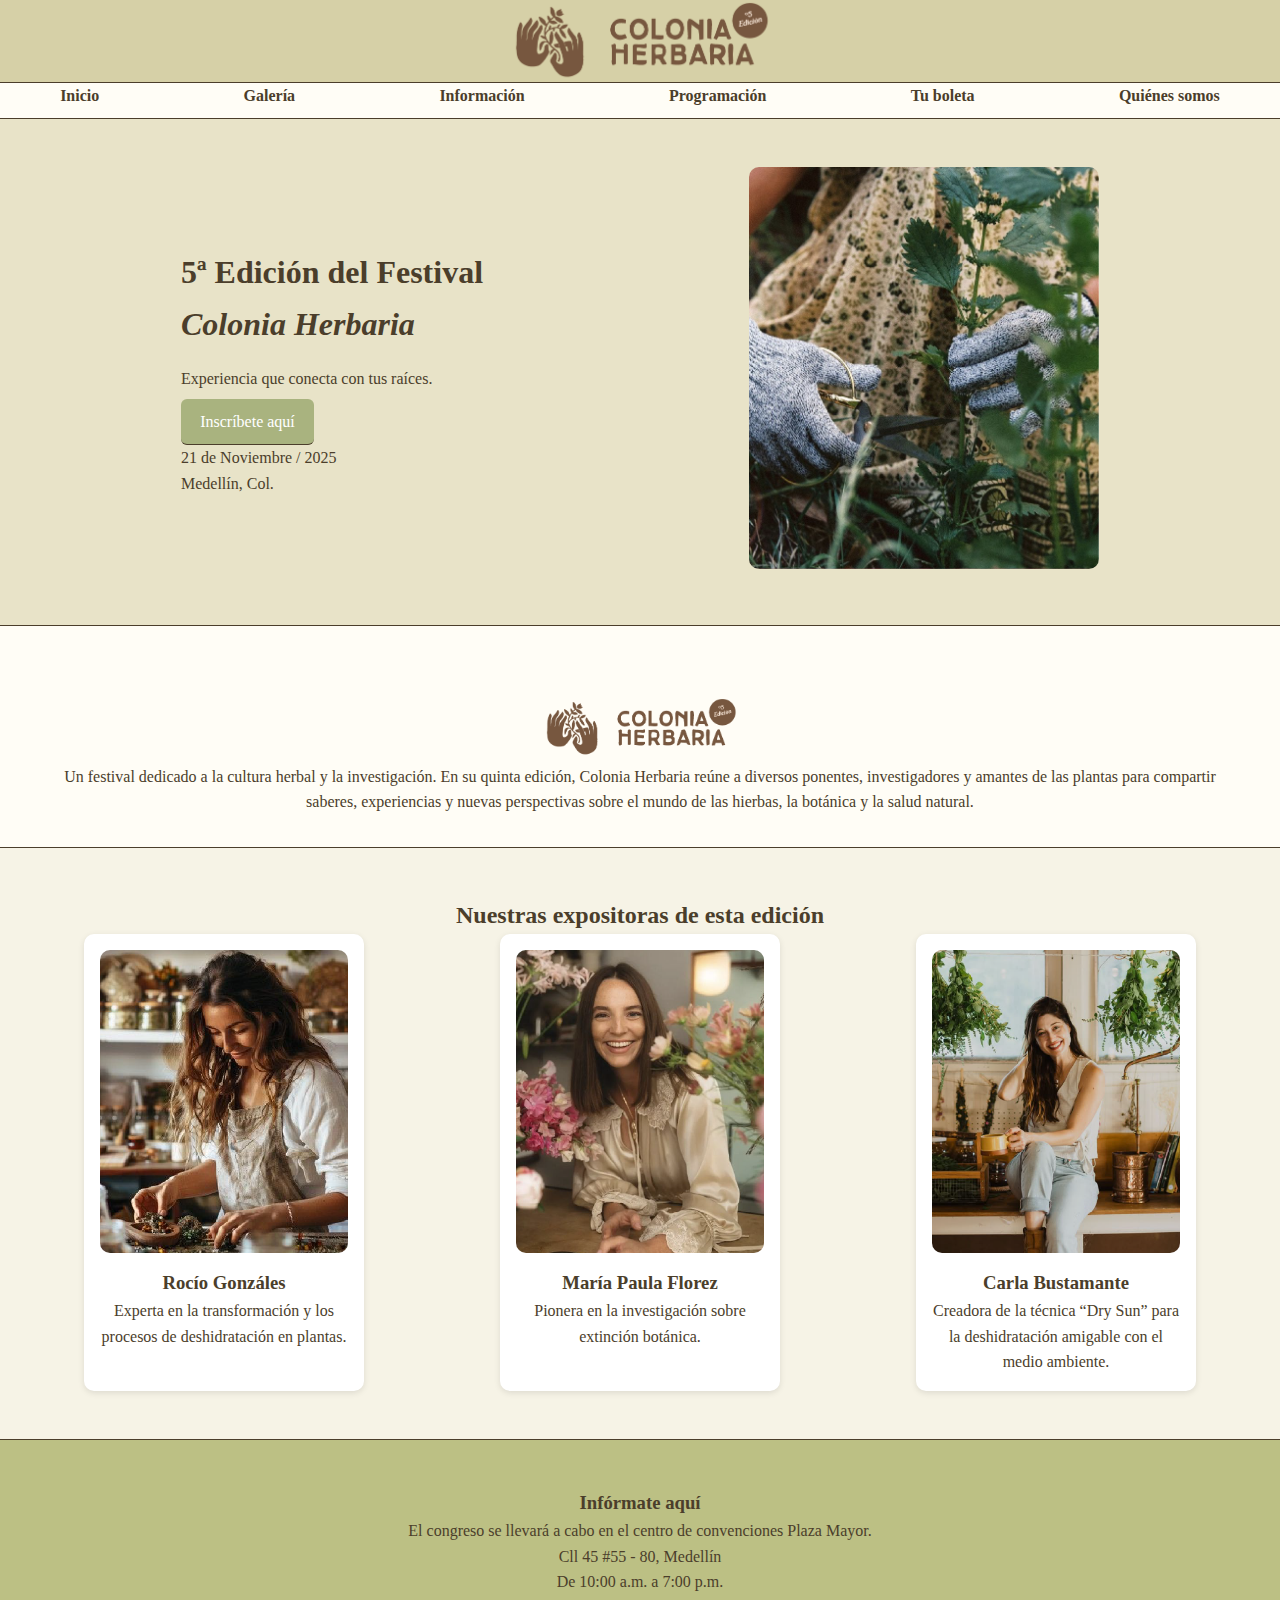
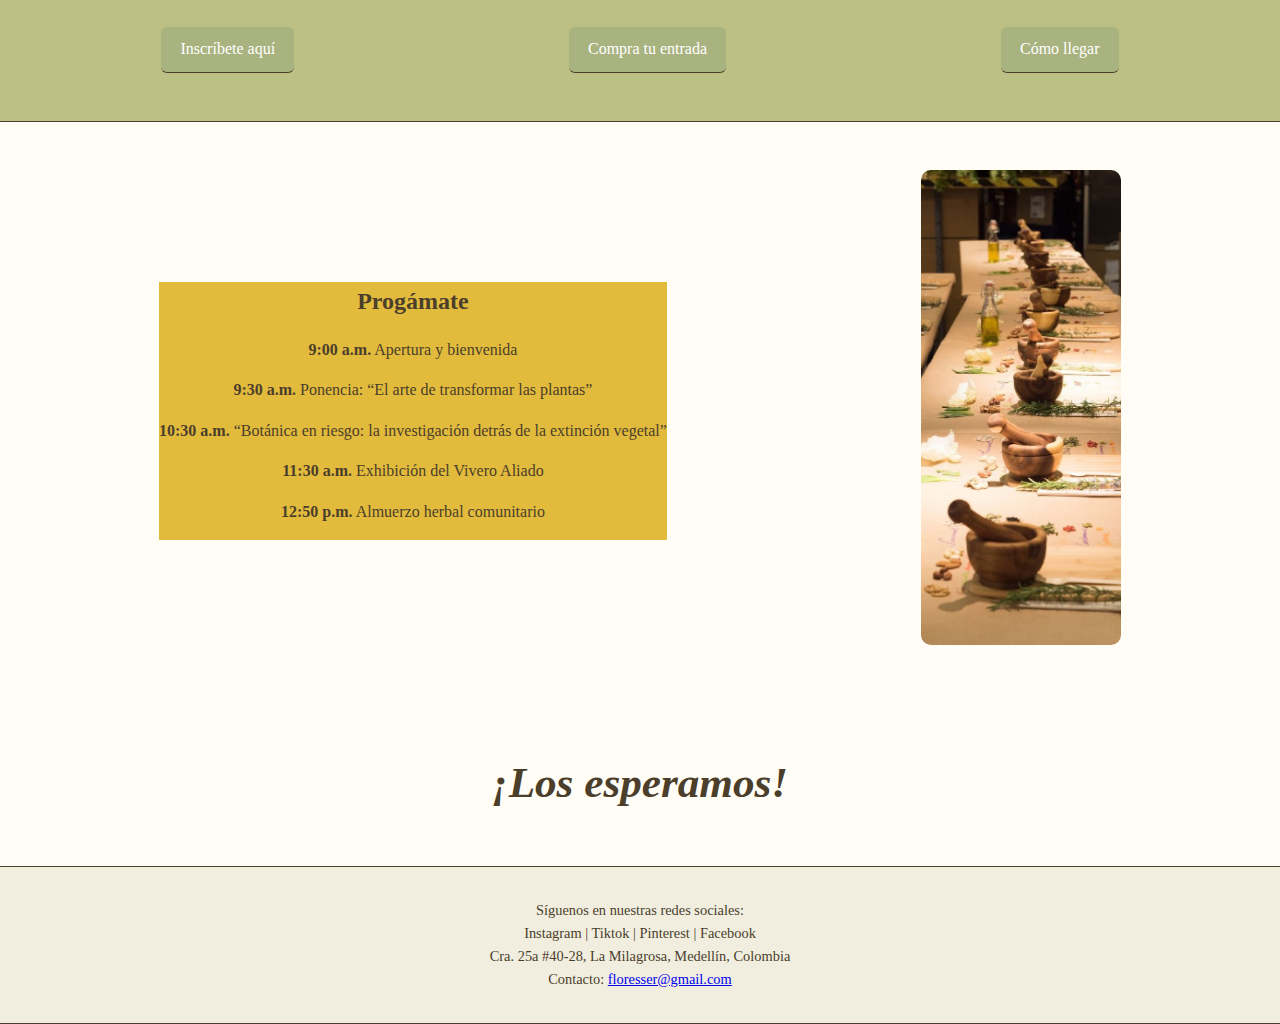
<file: index.html>
<!DOCTYPE html>
<html lang="es">

<head>
  <meta charset="UTF-8">
  <meta name="viewport" content="width=device-width, initial-scale=1.0">
  <title>Festival Colonia Herbaria</title>
  <link rel="stylesheet" href="css/estilo.css">
</head>
<div class="todo">
<body>
  <header>
    <div class="logo">
      <img src="imag/tarea_ciberlenguajes.png" alt="Colonia Herbaria">
    </div>
  </header>
  </div>

  <nav class="mainmenu">
    <ul>
      <li><a href="index.html">Inicio</a></li>
      <li><a href="galeria.html">Galería</a></li>
      <li><a href="#">Información</a></li>
      <li><a href="#">Programación</a></li>
      <li><a href="#">Tu boleta</a></li>
      <li><a href="#">Quiénes somos</a></li>
    </ul>
  </nav>

  <section class="hero">
    <div class="hero-text">
      <h2>5ª Edición del Festival <br><span>Colonia Herbaria</span></h2>
      <p>Experiencia que conecta con tus raíces.</p>
      <a href="#" class="btn">Inscríbete aquí</a>
      <p class="fecha">21 de Noviembre / 2025<br>Medellín, Col.</p>
    </div>
    <div class="hero-img">
      <img src="imag/tarea_ciberlenguajes-04.png" alt="Festival herbal">
    </div>
  </section>
  <section class="descripcion">
    <img src="imag/tarea_ciberlenguajes.png" alt="Logo Colonia Herbaria" class="mini-logo">
    <p>
      Un festival dedicado a la cultura herbal y la investigación.
      En su quinta edición, Colonia Herbaria reúne a diversos ponentes, investigadores y amantes de las plantas para
      compartir saberes, experiencias y nuevas perspectivas sobre el mundo de las hierbas, la botánica y la salud
      natural.
    </p>
  </section>
  <section class="expositoras">
    <h2>Nuestras expositoras de esta edición</h2>
    <div class="cards">
      <div class="card">
        <img src="imag/tarea_ciberlenguajes-05.png" alt="Rocío Gonzáles">
        <h3>Rocío Gonzáles</h3>
        <p>Experta en la transformación y los procesos de deshidratación en plantas.</p>
      </div>
      <div class="card">
        <img src="imag/tarea_ciberlenguajes-06.png" alt="María Paula Florez">
        <h3>María Paula Florez</h3>
        <p>Pionera en la investigación sobre extinción botánica.</p>
      </div>
      <div class="card">
        <img src="imag/tarea_ciberlenguajes-07.png" alt="Carla Bustamante">
        <h3>Carla Bustamante</h3>
        <p>Creadora de la técnica “Dry Sun” para la deshidratación amigable con el medio ambiente.</p>
      </div>
    </div>
  </section>
 
  <section class="info">
    <div class="info-box">
      <h3>Infórmate aquí</h3>
      <p>El congreso se llevará a cabo en el centro de convenciones Plaza Mayor.</p>
      <p>Cll 45 #55 - 80, Medellín</p>
      <p>De 10:00 a.m. a 7:00 p.m.</p>
    </div>
    <div class="botones">
      <a href="#" class="btn">Inscríbete aquí</a>
      <a href="#" class="btn">Compra tu entrada</a>
      <a href="#" class="btn">Cómo llegar</a>
    </div>
  </section>
  <section class="programacion">
    <div class="texto">
      <h2>Progámate</h2>
      <ul>
        <li><strong>9:00 a.m.</strong> Apertura y bienvenida</li>
        <li><strong>9:30 a.m.</strong> Ponencia: “El arte de transformar las plantas”</li>
        <li><strong>10:30 a.m.</strong> “Botánica en riesgo: la investigación detrás de la extinción vegetal”</li>
        <li><strong>11:30 a.m.</strong> Exhibición del Vivero Aliado</li>
        <li><strong>12:50 p.m.</strong> Almuerzo herbal comunitario</li>
      </ul>
    </div>
    <div class="program-img">
      <img src="imag/tarea_ciberlenguajes-13.png" alt="Taller herbal" width="7%" height="17%">
    </div>
  </section>
  <section class="final">
    <h2>¡Los esperamos!</h2>
  </section>
  <footer>
    <div class="footer-info">
      <p>Síguenos en nuestras redes sociales:</p>
      <div class="redes">
        <a href="#">Instagram</a> |
        <a href="#">Tiktok</a> |
        <a href="#">Pinterest</a> |
        <a href="#">Facebook</a>
      </div>
      <p>Cra. 25a #40-28, La Milagrosa, Medellín, Colombia</p>
      <p>Contacto: <a href="mailto:floresser@gmail.com">floresser@gmail.com</a></p>
    </div>
  </footer>
</body>
</div>
</html>
</file>
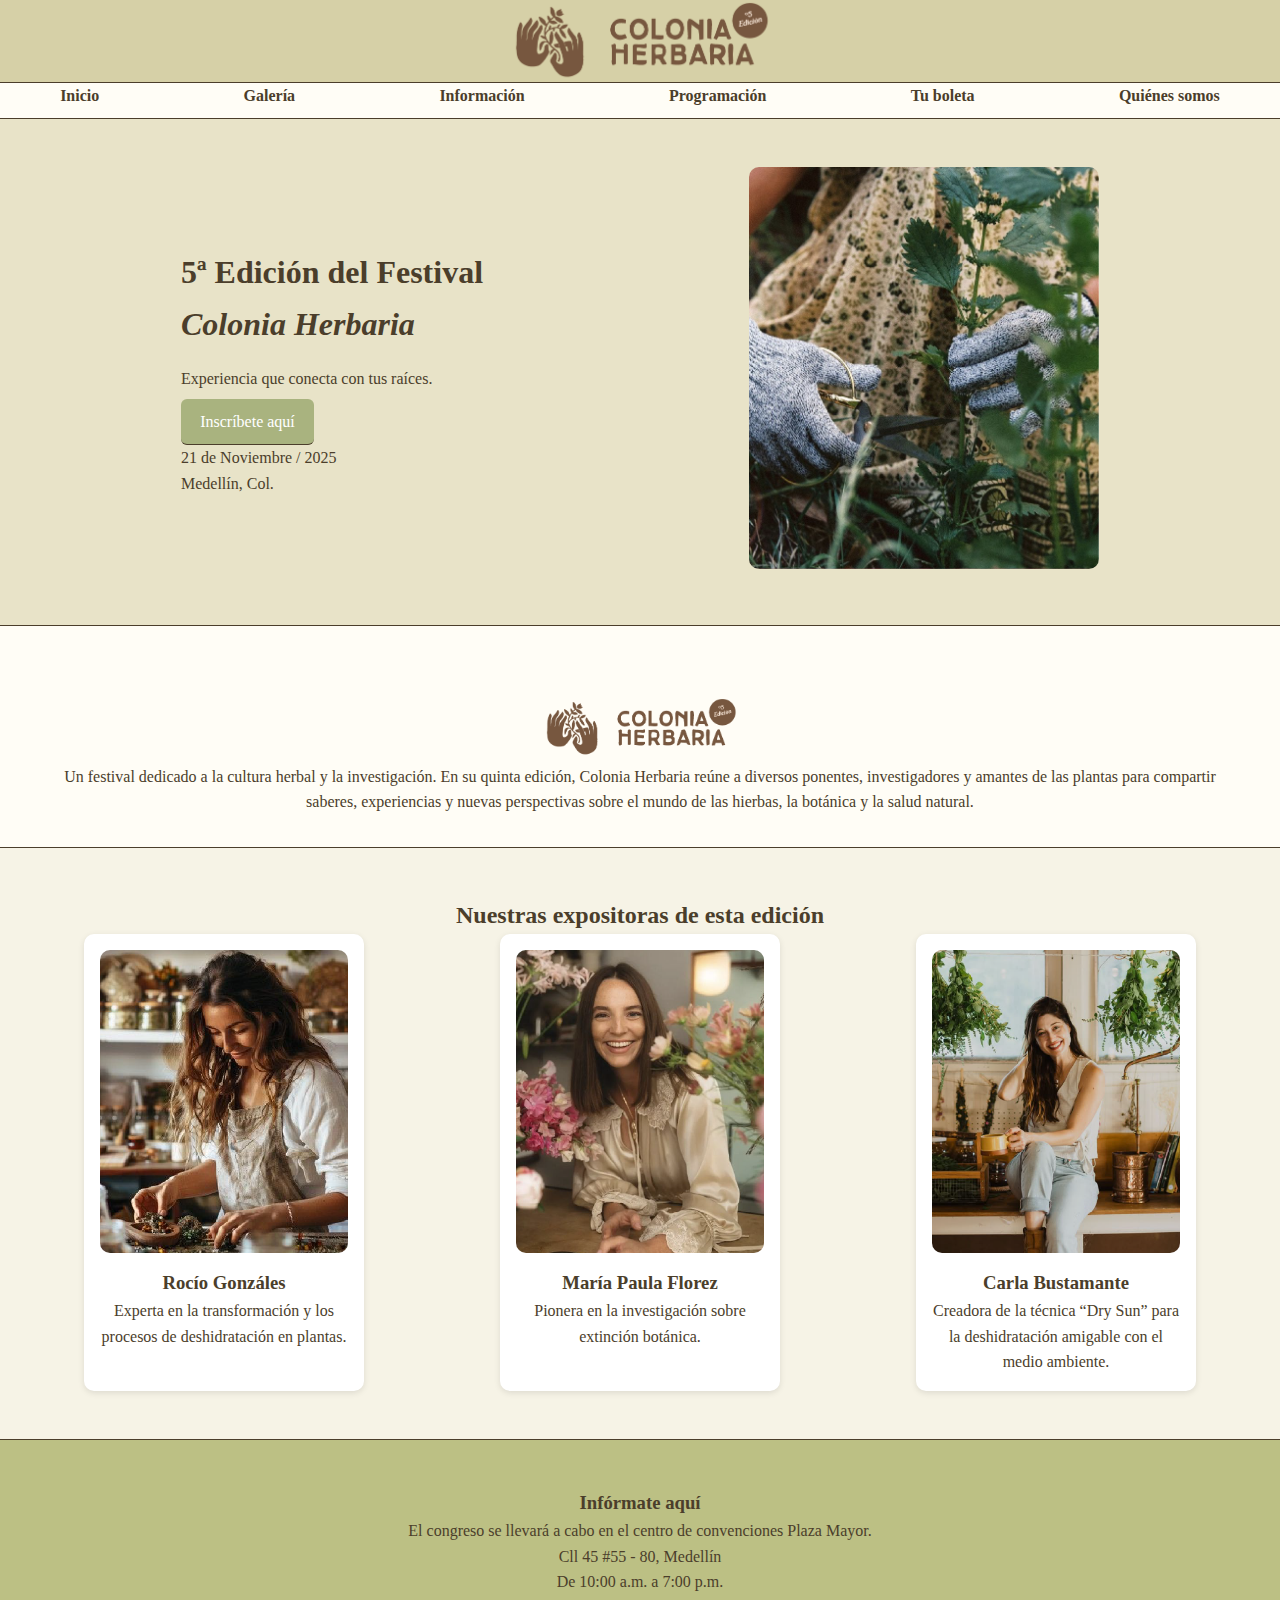
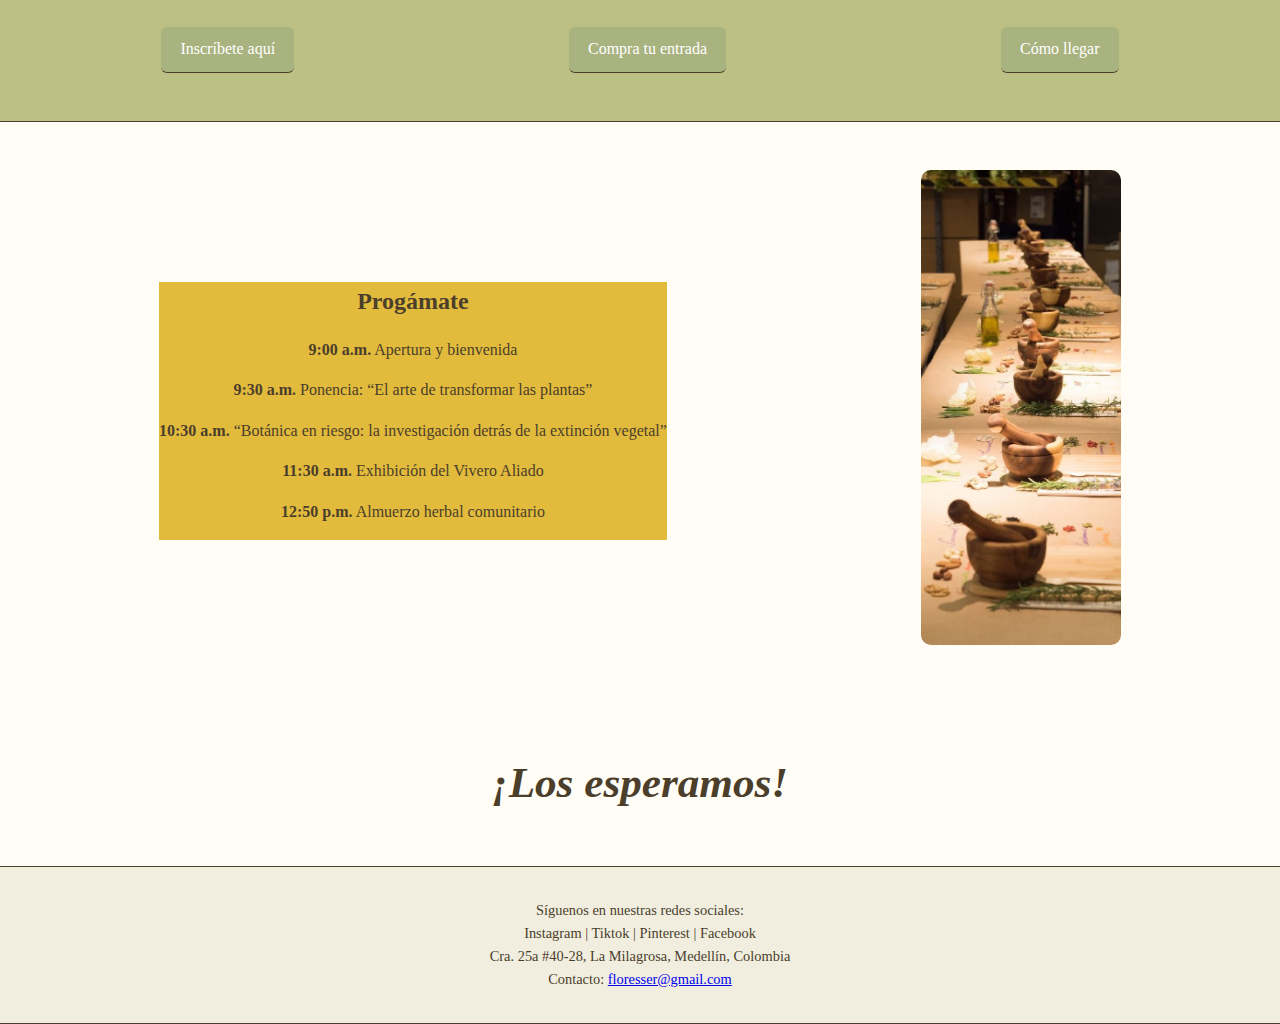
<file: colonia herbaria.html>
<!DOCTYPE html>
<html lang="es">

<head>
  <meta charset="UTF-8">
  <meta name="viewport" content="width=device-width, initial-scale=1.0">
  <title>Festival Colonia Herbaria</title>
  <link rel="stylesheet" href="css/estilo.css">
</head>

<body>
  <header>
    <div class="logo">
      <img src="imag/tarea_ciberlenguajes.png" alt="Colonia Herbaria">
    </div>
  </header>
  </div>

  <nav class="mainmenu">
    <ul>
      <li><a href="#">Inicio</a></li>
      <li><a href="#">Galería</a></li>
      <li><a href="#">Información</a></li>
      <li><a href="#">Programación</a></li>
      <li><a href="#">Tu boleta</a></li>
      <li><a href="#">Quiénes somos</a></li>
    </ul>
  </nav>

  <section class="hero">
    <div class="hero-text">
      <h2>5ª Edición del Festival <br><span>Colonia Herbaria</span></h2>
      <p>Experiencia que conecta con tus raíces.</p>
      <a href="#" class="btn">Inscríbete aquí</a>
      <p class="fecha">21 de Noviembre / 2025<br>Medellín, Col.</p>
    </div>
    <div class="hero-img">
      <img src="imag/tarea_ciberlenguajes-04.png" alt="Festival herbal">
    </div>
  </section>
  <section class="descripcion">
    <img src="imag/tarea_ciberlenguajes.png" alt="Logo Colonia Herbaria" class="mini-logo">
    <p>
      Un festival dedicado a la cultura herbal y la investigación.
      En su quinta edición, Colonia Herbaria reúne a diversos ponentes, investigadores y amantes de las plantas para
      compartir saberes, experiencias y nuevas perspectivas sobre el mundo de las hierbas, la botánica y la salud
      natural.
    </p>
  </section>
  <section class="expositoras">
    <h2>Nuestras expositoras de esta edición</h2>
    <div class="cards">
      <div class="card">
        <img src="imag/tarea_ciberlenguajes-05.png" alt="Rocío Gonzáles">
        <h3>Rocío Gonzáles</h3>
        <p>Experta en la transformación y los procesos de deshidratación en plantas.</p>
      </div>
      <div class="card">
        <img src="imag/tarea_ciberlenguajes-06.png" alt="María Paula Florez">
        <h3>María Paula Florez</h3>
        <p>Pionera en la investigación sobre extinción botánica.</p>
      </div>
      <div class="card">
        <img src="imag/tarea_ciberlenguajes-07.png" alt="Carla Bustamante">
        <h3>Carla Bustamante</h3>
        <p>Creadora de la técnica “Dry Sun” para la deshidratación amigable con el medio ambiente.</p>
      </div>
    </div>
  </section>
 
  <section class="info">
    <div class="info-box">
      <h3>Infórmate aquí</h3>
      <p>El congreso se llevará a cabo en el centro de convenciones Plaza Mayor.</p>
      <p>Cll 45 #55 - 80, Medellín</p>
      <p>De 10:00 a.m. a 7:00 p.m.</p>
    </div>
    <div class="botones">
      <a href="#" class="btn">Inscríbete aquí</a>
      <a href="#" class="btn">Compra tu entrada</a>
      <a href="#" class="btn">Cómo llegar</a>
    </div>
  </section>
  <section class="programacion">
    <div class="texto">
      <h2>Progámate</h2>
      <ul>
        <li><strong>9:00 a.m.</strong> Apertura y bienvenida</li>
        <li><strong>9:30 a.m.</strong> Ponencia: “El arte de transformar las plantas”</li>
        <li><strong>10:30 a.m.</strong> “Botánica en riesgo: la investigación detrás de la extinción vegetal”</li>
        <li><strong>11:30 a.m.</strong> Exhibición del Vivero Aliado</li>
        <li><strong>12:50 p.m.</strong> Almuerzo herbal comunitario</li>
      </ul>
    </div>
    <div class="program-img">
      <img src="imag/tarea_ciberlenguajes-13.png" alt="Taller herbal">
    </div>
  </section>
  <section class="final">
    <h2>¡Los esperamos!</h2>
  </section>
  <footer>
    <div class="footer-info">
      <p>Síguenos en nuestras redes sociales:</p>
      <div class="redes">
        <a href="#">Instagram</a> |
        <a href="#">Tiktok</a> |
        <a href="#">Pinterest</a> |
        <a href="#">Facebook</a>
      </div>
      <p>Cra. 25a #40-28, La Milagrosa, Medellín, Colombia</p>
      <p>Contacto: <a href="mailto:floresser@gmail.com">floresser@gmail.com</a></p>
    </div>
  </footer>
</body>

</html>
</file>
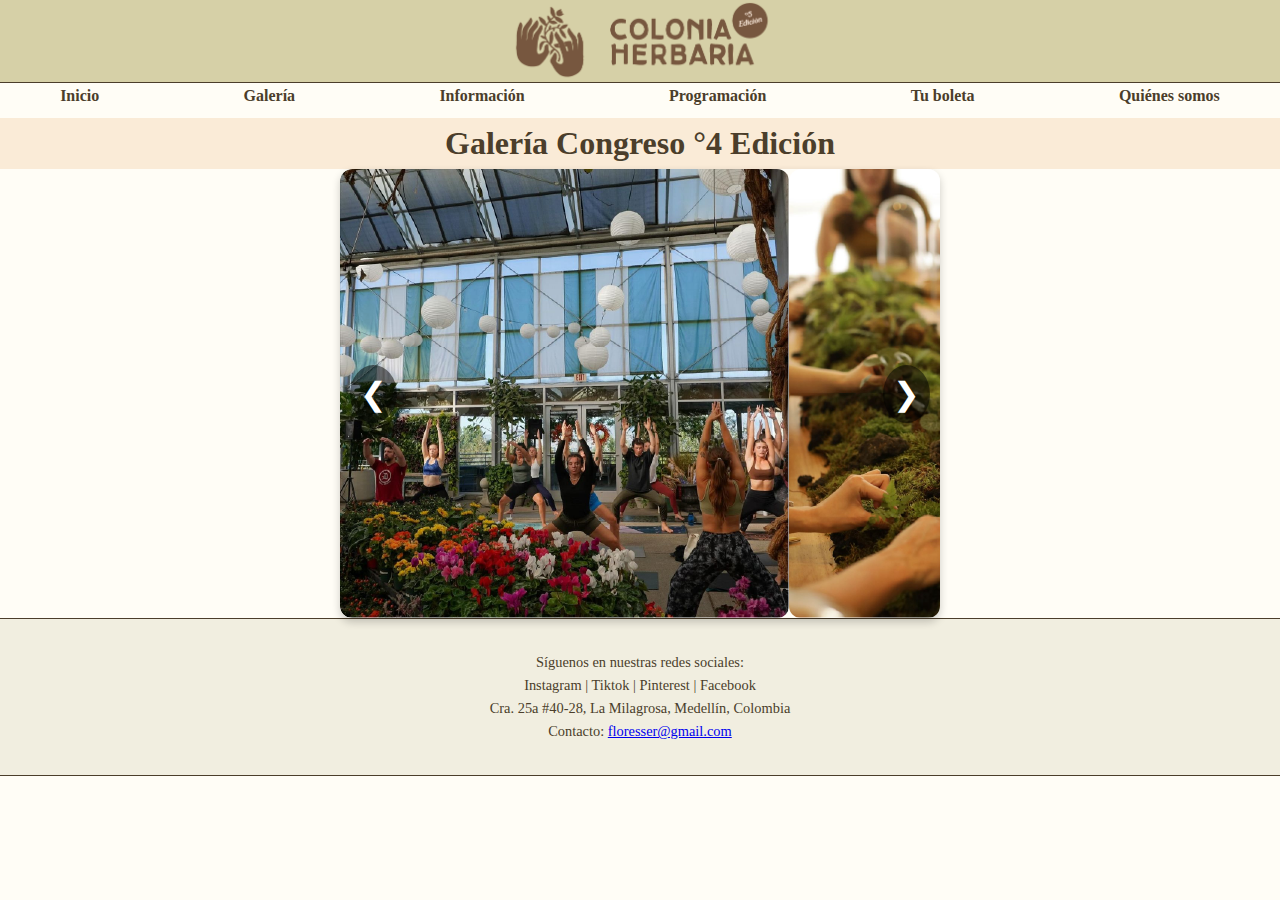
<file: galeria.html>
<!DOCTYPE html>
<html lang="es">

<head>
  <meta charset="UTF-8">
  <meta name="viewport" content="width=device-width, initial-scale=1.0">
  <title>Festival Colonia Herbaria</title>
  <link rel="stylesheet" href="css/est.css">
</head>
<div class="todo">
<body>
  <header>
    <div class="logo">
      <img src="imag/tarea_ciberlenguajes.png" alt="Colonia Herbaria">
    </div>
  </header>
  </div>

  <nav class="mainmenu">
    <ul>
      <li><a href="index.html">Inicio</a></li>
      <li><a href="galeria.html">Galería</a></li>
      <li><a href="#">Información</a></li>
      <li><a href="#">Programación</a></li>
      <li><a href="#">Tu boleta</a></li>
      <li><a href="#">Quiénes somos</a></li>
    </ul>
  </nav>

  <section class="hero">
    <h1>Galería Congreso °4 Edición</h1>
    <div class="carousel">
        <div class="slides">
          <img src="imag/tarea_ciberlenguajes-09.png" alt="Imagen 1">
          <img src="imag/tarea_ciberlenguajes-10.png" alt="Imagen 2">
          <img src="imag/tarea_ciberlenguajes-11.png" alt="Imagen 3">
          <img src="imag/tarea_ciberlenguajes-12.png" alt="Imagen 4">
        </div>
        <button class="btn prev">&#10094;</button>
        <button class="btn next">&#10095;</button>
      </div>
    
      <script src="java/java.js"></script>
  
  <footer>
    <div class="footer-info">
      <p>Síguenos en nuestras redes sociales:</p>
      <div class="redes">
        <a href="#">Instagram</a> |
        <a href="#">Tiktok</a> |
        <a href="#">Pinterest</a> |
        <a href="#">Facebook</a>
      </div>
      <p>Cra. 25a #40-28, La Milagrosa, Medellín, Colombia</p>
      <p>Contacto: <a href="mailto:floresser@gmail.com">floresser@gmail.com</a></p>
    </div>
  </footer>
</body>
</div>
</html>
</file>
<file: css/estilo.css>
* {
  margin: 0 auto;
  padding: 0;
  box-sizing: border-box;
}

body {
  font-family: 'Georgia', serif;
  color: #4b3e2b;
  background-color: #fffdf6;
  line-height: 1.6;
}
header {
  background-color: #d6d0a7;
  display: flex;
  justify-content: space-between;
  align-items: center;
  padding: 1rem 3rem;
  border-bottom: #4b3e2b solid 1px;
}

.logo{
  display: flex;
  height: 50px;
  align-content:center;
  gap: 20px;
  scale: 200%;
}

nav ul {
  display: flex;
  list-style: none;
  gap: 1.5rem;
  justify-content: space-between;
}

nav a {
  text-decoration: none;
  color: #4b3e2b;
  font-weight: 600;
}

nav a:hover {
  color: #6a5a3b;
}
.hero {
  display: flex;
  align-items: center;
  justify-content: space-between;
  background-color: #e8e3c8;
  padding: 3rem;
  flex-wrap: wrap;
  border-bottom: #4b3e2b solid 1px;
  border-top: #4b3e2b solid 1px;
}

.hero-text {
  max-width: 50%;
}

.hero-text h2 {
  font-size: 2rem;
  color: #4b3e2b;
  margin-bottom: 1rem;
}

.hero-text span {
  font-style: italic;
}

.btn {
  background-color: #a9b37f;
  color: white;
  padding: 0.6rem 1.2rem;
  border-radius: 6px;
  text-decoration: none;
  display: inline-block;
  margin-top: 0.5rem;
  border-bottom: #4b3e2b solid 1px;
}

.btn:hover {
  background-color: #8c9562;
}

.hero-img img {
  width: 350px;
  border-radius: 10px;
}

.descripcion {
  text-align: center;
  padding: 2rem 4rem;

}
.mini-logo{
  align-content:center;
  gap: 20px;
  scale: 300%;  
  margin: 5%;
  margin-bottom: 8%;
}

.mini-logo {
  width: 80px;
  margin-bottom: 1rem;
}

.expositoras {
  text-align: center;
  padding: 3rem 2rem;
  background-color: #f6f3e6;
  border-bottom: #4b3e2b solid 1px;
  border-top: #4b3e2b solid 1px;
}

.cards {
  display: flex;
  justify-content: center;
  gap: 2rem;
  flex-wrap: wrap;
}

.card {
  background-color: white;
  border-radius: 10px;
  width: 280px;
  padding: 1rem;
  box-shadow: 0 2px 6px rgba(0,0,0,0.1);
}

.card img {
  width: 100%;
  border-radius: 10px;
  margin-bottom: 0.5rem;
}

.info {
  text-align: center;
  padding: 3rem 2rem;
  background-color: #bcc084;
  border-bottom: #4b3e2b solid 1px;
}

.info-box {
  margin-bottom: 1.5rem;
}

.botones {
  display: flex;
  justify-content: center;
  gap: 1rem;
  flex-wrap: wrap;
}

.programacion {
  display: flex;
  justify-content:center;
  align-items: center;
  padding: 3rem 2rem;
  flex-wrap: wrap;
  
}

.texto {
  max-width: 50%;
  background-color: rgb(226, 187, 60);
  border: #4b3e2b 1px 1px;
}

.texto ul {
  margin-top: 1rem;
  list-style: none;
}

.texto li {
  margin-bottom: 15px;
}
.texto ul li{
  text-align: center;
}
.texto h2{
  text-align: center;
}

.program-img img {
  width: 200px;
  border-radius: 10px;
}
.final {
  text-align: center;
  padding: 3rem;
  font-size: 1.8rem;
  font-style: italic;
}
footer {
  background-color: #f1eee0;
  text-align: center;
  padding: 2rem 0;
  font-size: 0.9rem;
  border-bottom: #4b3e2b solid 1px;
  border-top: #4b3e2b solid 1px;
}

.redes a {
  text-decoration: none;
  color: #4b3e2b;
}

.redes a:hover {
  text-decoration: underline;
}

@media (min-width: 1200px) {
  .flex{
      display: flex;
      column-gap: 20px;
  }
  .wrap{
      flex-wrap: wrap;
  }
  nav{
      flex-grow: 4;
      height: 300px;
  }
  section{
      flex-grow: 8;
  }
  
  article{
     flex: 1 1 280px; 
  
  }
  
  }
  
  /* Extra large devices (large desktops, 1200px and up)*/
  @media (min-width: 1200px) {
      .noflex{
          display: block;
      }
      nav{
          height: 35px;
      }
      
  }
</file>
<file: css/est.css>
* {
    margin: 0 auto;
    padding: 0;
    box-sizing: border-box;
  }
    
  body {
    font-family: 'Georgia', serif;
    color: #4b3e2b;
    background-color: #fffdf6;
    line-height: 1.6;
  }
  header {
    background-color: #d6d0a7;
    display: flex;
    justify-content: space-between;
    align-items: center;
    padding: 1rem 3rem;
    border-bottom: #4b3e2b solid 1px;
  }
  
  .logo{
    display: flex;
    height: 50px;
    align-content:center;
    gap: 20px;
    scale: 200%;
  }
  
  nav ul {
    display: flex;
    list-style: none;
    gap: 1.5rem;
    justify-content: space-between;
  }
  
  nav a {
    text-decoration: none;
    color: #4b3e2b;
    font-weight: 600;
  }
  
  nav a:hover {
    color: #6a5a3b;
  }
h1{
    text-align: center;
    background-color: antiquewhite;
    border-color: #4b3e2b solid 1px;
}
.carousel {
    position: relative;
    width: 80%;
    max-width: 600px;
    overflow: hidden;
    border-radius: 12px;
    box-shadow: 0 4px 8px rgba(0,0,0,0.2);
  }
  
  .slides {
    display: flex;
    transition: transform 0.5s ease-in-out;
  }
  
  .slides img {
    width: 100%;
    border-radius: 12px;
  }
  
  .btn {
    position: absolute;
    top: 50%;
    transform: translateY(-50%);
    font-size: 2rem;
    background: rgba(0,0,0,0.5);
    color: white;
    border: none;
    padding: 10px;
    cursor: pointer;
    border-radius: 50%;
    user-select: none;
  }
  
  .btn:hover {
    background: rgba(0,0,0,0.8);
  }
  
  .prev {
    left: 10px;
  }
  
  .next {
    right: 10px;
  }
  footer {
    background-color: #f1eee0;
    text-align: center;
    padding: 2rem 0;
    font-size: 0.9rem;
    border-bottom: #4b3e2b solid 1px;
    border-top: #4b3e2b solid 1px;
  }
  
  .redes a {
    text-decoration: none;
    color: #4b3e2b;
  }
  
  .redes a:hover {
    text-decoration: underline;
  }
  @media (min-width: 1200px) {
    .flex{
        display: flex;
        column-gap: 20px;
    }
    .wrap{
        flex-wrap: wrap;
    }
    nav{
        flex-grow: 4;
        height: 300px;
    }
    section{
        flex-grow: 8;
    }
    
    article{
       flex: 1 1 280px; 
    
    }
    
    }
    
    /* Extra large devices (large desktops, 1200px and up)*/
    @media (min-width: 1200px) {
        .noflex{
            display: block;
        }
        nav{
            height: 35px;
        }
        
    }
</file>
